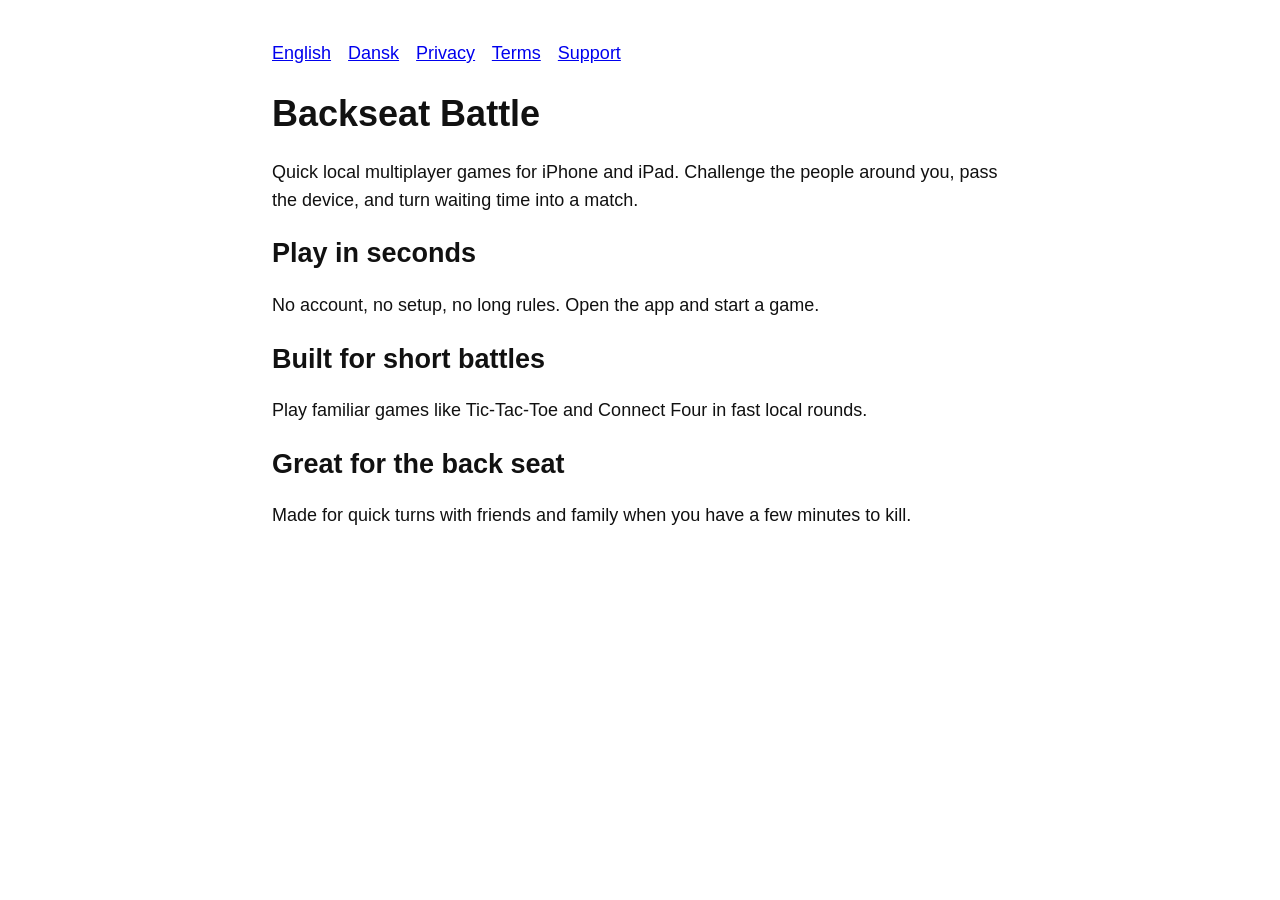
<file: index.html>
<!doctype html>
<html lang="en">
  <head>
    <meta charset="UTF-8" />
    <meta name="viewport" content="width=device-width, initial-scale=1.0" />
    <title>Backseat Battle</title>
    <meta
      name="description"
      content="Backseat Battle is a local multiplayer party game for iPhone and iPad."
    />
    <link rel="stylesheet" href="assets/styles.css" />
  </head>
  <body>
    <nav aria-label="Navigation">
      <a href="./">English</a>
      <a href="da/">Dansk</a>
      <a href="en/privacy/">Privacy</a>
      <a href="en/terms/">Terms</a>
      <a href="en/support/">Support</a>
    </nav>

    <h1>Backseat Battle</h1>
    <p>
      Quick local multiplayer games for iPhone and iPad. Challenge the people
      around you, pass the device, and turn waiting time into a match.
    </p>

    <h2>Play in seconds</h2>
    <p>No account, no setup, no long rules. Open the app and start a game.</p>

    <h2>Built for short battles</h2>
    <p>
      Play familiar games like Tic-Tac-Toe and Connect Four in fast local
      rounds.
    </p>

    <h2>Great for the back seat</h2>
    <p>
      Made for quick turns with friends and family when you have a few minutes
      to kill.
    </p>
  </body>
</html>
</file>
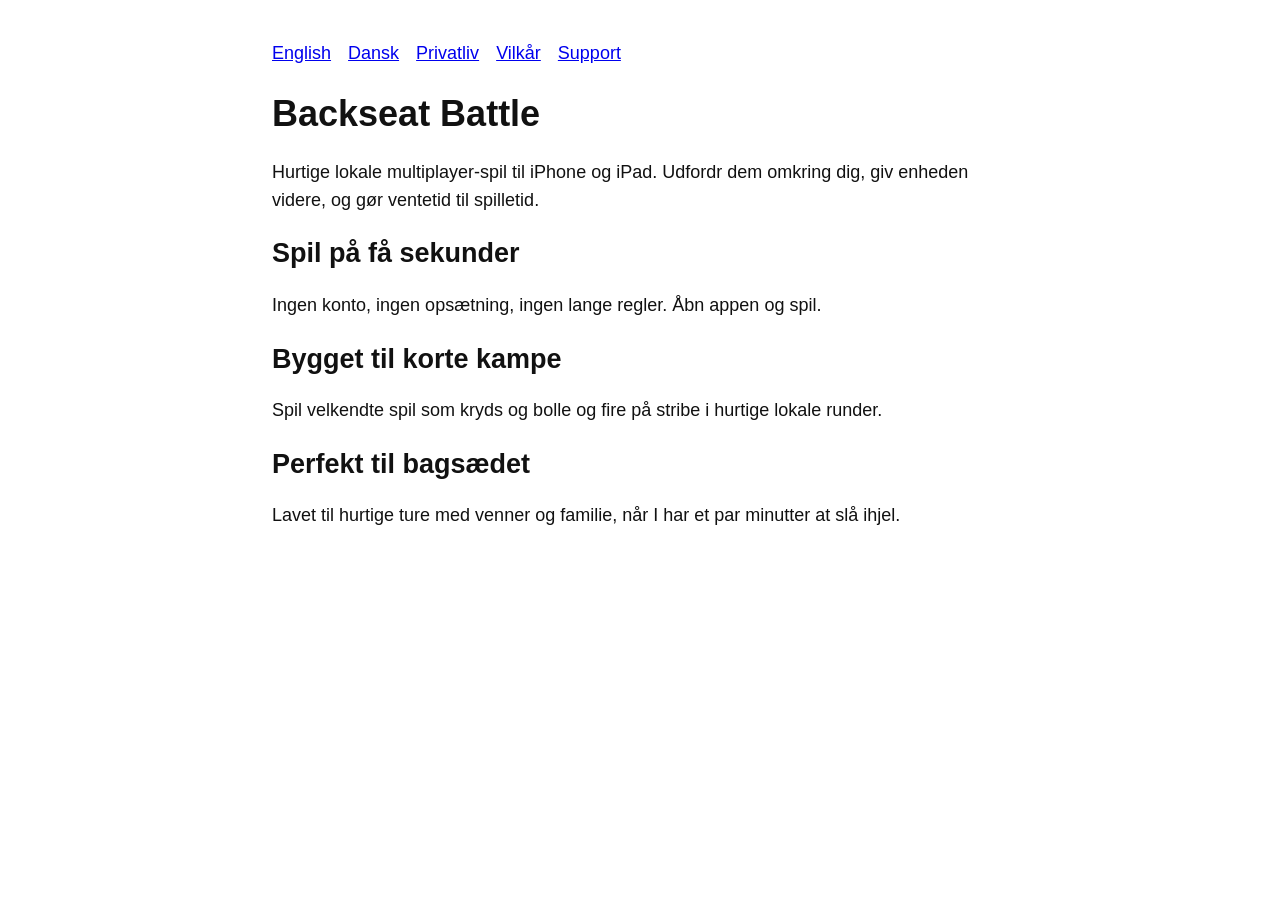
<file: da/index.html>
<!doctype html>
<html lang="da">
  <head>
    <meta charset="UTF-8" />
    <meta name="viewport" content="width=device-width, initial-scale=1.0" />
    <title>Backseat Battle</title>
    <meta
      name="description"
      content="Backseat Battle er et lokalt multiplayer-spil til iPhone og iPad."
    />
    <link rel="stylesheet" href="../assets/styles.css" />
  </head>
  <body>
    <nav aria-label="Navigation">
      <a href="../en/">English</a>
      <a href="./">Dansk</a>
      <a href="privacy/">Privatliv</a>
      <a href="terms/">Vilkår</a>
      <a href="support/">Support</a>
    </nav>

    <h1>Backseat Battle</h1>
    <p>
      Hurtige lokale multiplayer-spil til iPhone og iPad. Udfordr dem omkring
      dig, giv enheden videre, og gør ventetid til spilletid.
    </p>

    <h2>Spil på få sekunder</h2>
    <p>Ingen konto, ingen opsætning, ingen lange regler. Åbn appen og spil.</p>

    <h2>Bygget til korte kampe</h2>
    <p>
      Spil velkendte spil som kryds og bolle og fire på stribe i hurtige lokale
      runder.
    </p>

    <h2>Perfekt til bagsædet</h2>
    <p>
      Lavet til hurtige ture med venner og familie, når I har et par minutter at
      slå ihjel.
    </p>
  </body>
</html>
</file>
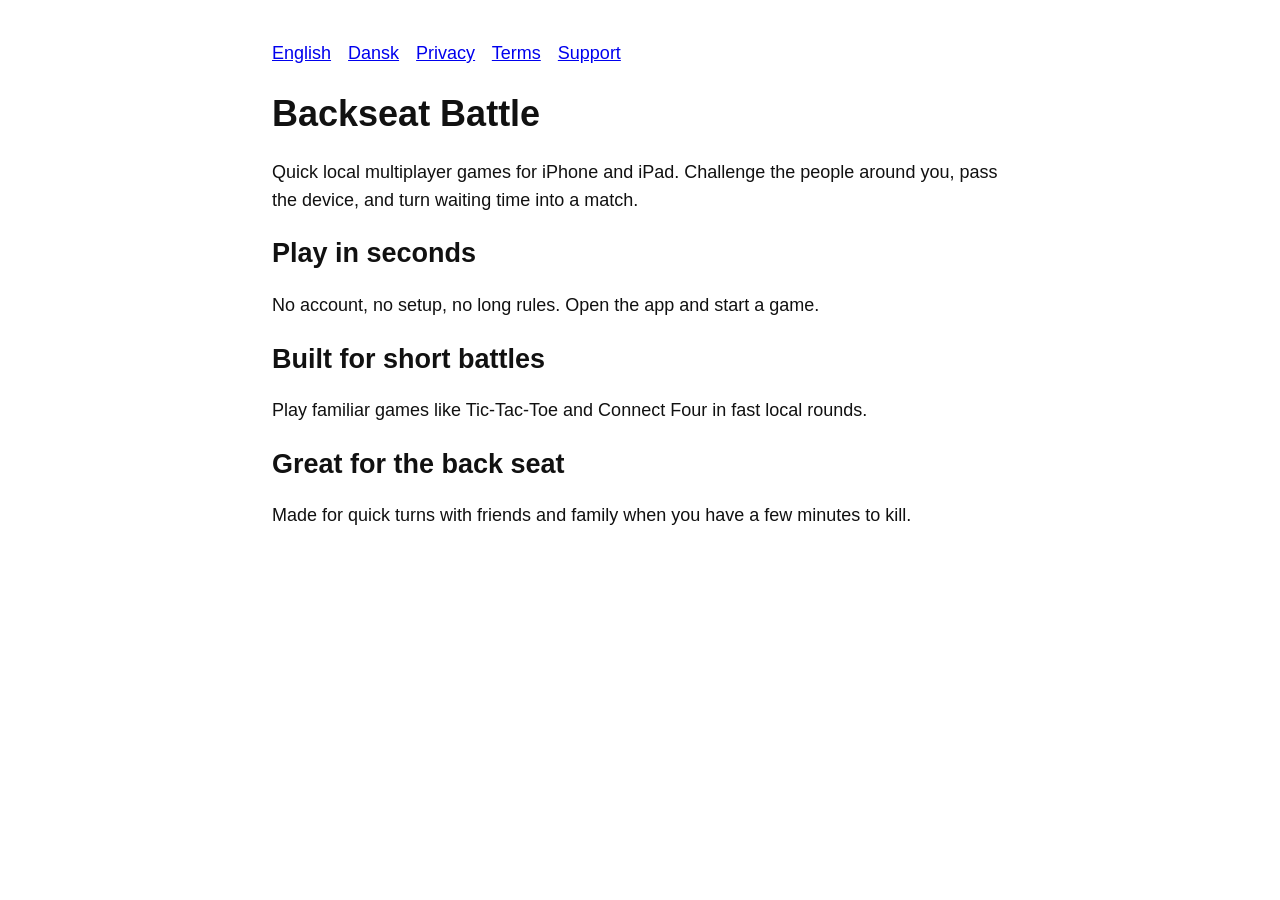
<file: en/index.html>
<!doctype html>
<html lang="en">
  <head>
    <meta charset="UTF-8" />
    <meta name="viewport" content="width=device-width, initial-scale=1.0" />
    <title>Backseat Battle</title>
    <meta
      name="description"
      content="Backseat Battle is a local multiplayer party game for iPhone and iPad."
    />
    <link rel="stylesheet" href="../assets/styles.css" />
  </head>
  <body>
    <nav aria-label="Navigation">
      <a href="./">English</a>
      <a href="../da/">Dansk</a>
      <a href="privacy/">Privacy</a>
      <a href="terms/">Terms</a>
      <a href="support/">Support</a>
    </nav>

    <h1>Backseat Battle</h1>
    <p>
      Quick local multiplayer games for iPhone and iPad. Challenge the people
      around you, pass the device, and turn waiting time into a match.
    </p>

    <h2>Play in seconds</h2>
    <p>No account, no setup, no long rules. Open the app and start a game.</p>

    <h2>Built for short battles</h2>
    <p>
      Play familiar games like Tic-Tac-Toe and Connect Four in fast local
      rounds.
    </p>

    <h2>Great for the back seat</h2>
    <p>
      Made for quick turns with friends and family when you have a few minutes
      to kill.
    </p>
  </body>
</html>
</file>
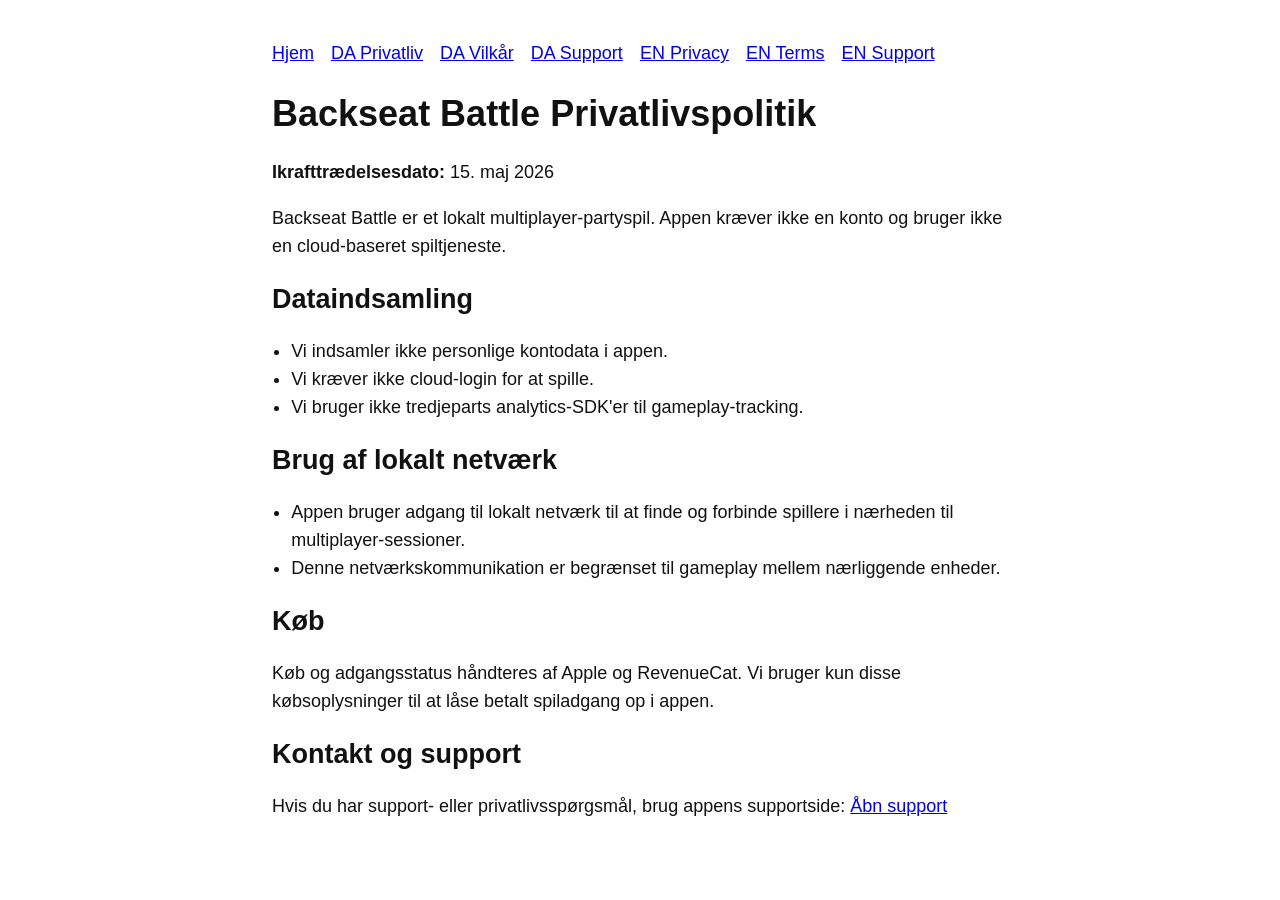
<file: da/privacy/index.html>
<!doctype html>
<html lang="da">
  <head>
    <meta charset="UTF-8" />
    <meta name="viewport" content="width=device-width, initial-scale=1.0" />
    <title>Backseat Battle Privatlivspolitik (DA)</title>
    <meta
      name="description"
      content="Privatlivspolitik for Backseat Battle (dansk)."
    />
    <link rel="stylesheet" href="../../assets/styles.css" />
  </head>
  <body>
    <nav aria-label="Navigation">
      <a href="../">Hjem</a>
      <a href="./">DA Privatliv</a>
      <a href="../terms/">DA Vilkår</a>
      <a href="../support/">DA Support</a>
      <a href="../../en/privacy/">EN Privacy</a>
      <a href="../../en/terms/">EN Terms</a>
      <a href="../../en/support/">EN Support</a>
    </nav>

    <h1>Backseat Battle Privatlivspolitik</h1>
    <p><strong>Ikrafttrædelsesdato:</strong> 15. maj 2026</p>
    <p>
      Backseat Battle er et lokalt multiplayer-partyspil. Appen kræver ikke en
      konto og bruger ikke en cloud-baseret spiltjeneste.
    </p>

    <h2>Dataindsamling</h2>
    <ul>
      <li>Vi indsamler ikke personlige kontodata i appen.</li>
      <li>Vi kræver ikke cloud-login for at spille.</li>
      <li>Vi bruger ikke tredjeparts analytics-SDK'er til gameplay-tracking.</li>
    </ul>

    <h2>Brug af lokalt netværk</h2>
    <ul>
      <li>
        Appen bruger adgang til lokalt netværk til at finde og forbinde
        spillere i nærheden til multiplayer-sessioner.
      </li>
      <li>
        Denne netværkskommunikation er begrænset til gameplay mellem
        nærliggende enheder.
      </li>
    </ul>

    <h2>Køb</h2>
    <p>
      Køb og adgangsstatus håndteres af Apple og RevenueCat. Vi bruger kun
      disse købsoplysninger til at låse betalt spiladgang op i appen.
    </p>

    <h2>Kontakt og support</h2>
    <p>
      Hvis du har support- eller privatlivsspørgsmål, brug appens supportside:
      <a href="../support/">Åbn support</a>
    </p>
  </body>
</html>
</file>
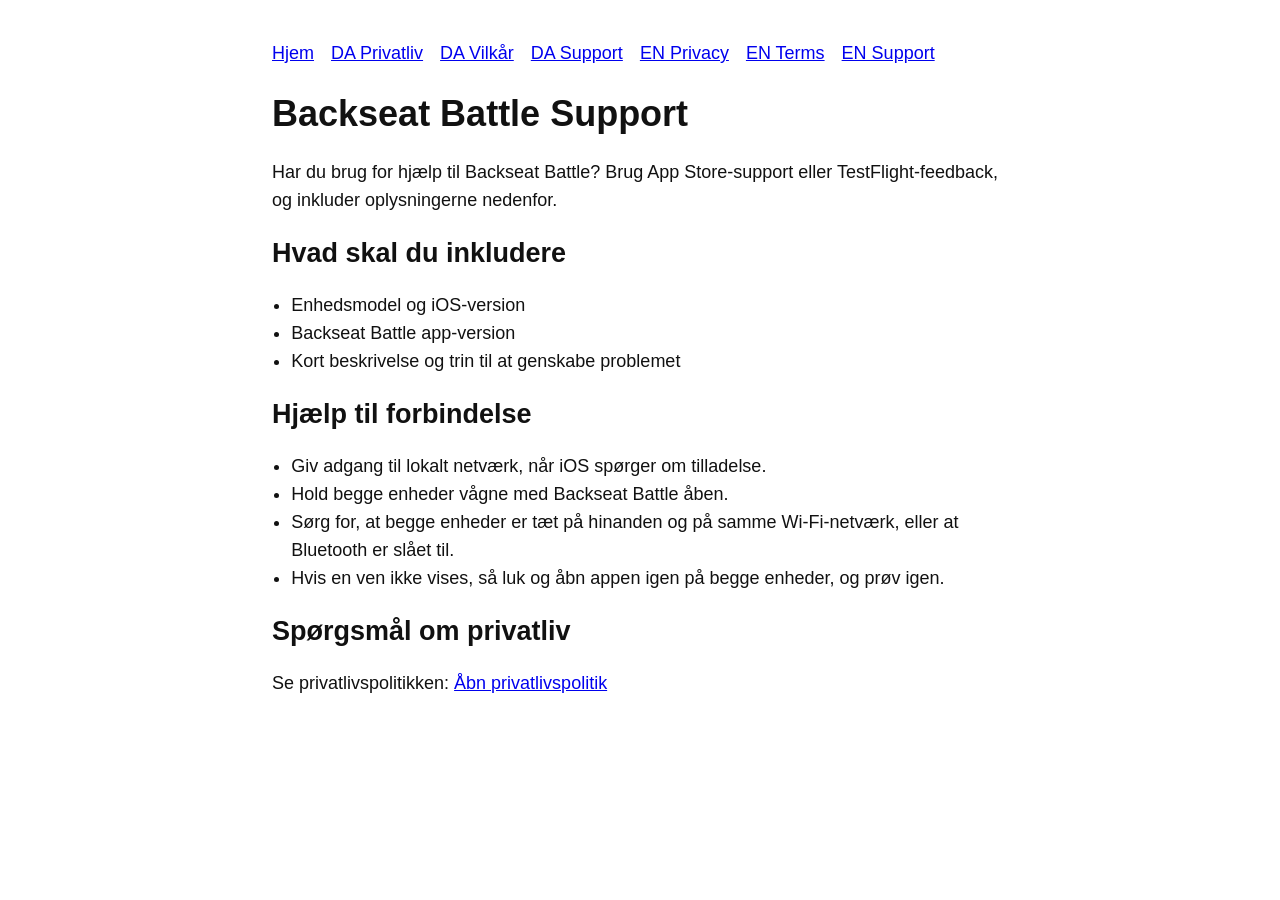
<file: da/support/index.html>
<!doctype html>
<html lang="da">
  <head>
    <meta charset="UTF-8" />
    <meta name="viewport" content="width=device-width, initial-scale=1.0" />
    <title>Backseat Battle Support (DA)</title>
    <meta
      name="description"
      content="Supportside for Backseat Battle (dansk)."
    />
    <link rel="stylesheet" href="../../assets/styles.css" />
  </head>
  <body>
    <nav aria-label="Navigation">
      <a href="../">Hjem</a>
      <a href="../privacy/">DA Privatliv</a>
      <a href="../terms/">DA Vilkår</a>
      <a href="./">DA Support</a>
      <a href="../../en/privacy/">EN Privacy</a>
      <a href="../../en/terms/">EN Terms</a>
      <a href="../../en/support/">EN Support</a>
    </nav>

    <h1>Backseat Battle Support</h1>
    <p>
      Har du brug for hjælp til Backseat Battle? Brug App Store-support eller
      TestFlight-feedback, og inkluder oplysningerne nedenfor.
    </p>

    <h2>Hvad skal du inkludere</h2>
    <ul>
      <li>Enhedsmodel og iOS-version</li>
      <li>Backseat Battle app-version</li>
      <li>Kort beskrivelse og trin til at genskabe problemet</li>
    </ul>

    <h2>Hjælp til forbindelse</h2>
    <ul>
      <li>Giv adgang til lokalt netværk, når iOS spørger om tilladelse.</li>
      <li>Hold begge enheder vågne med Backseat Battle åben.</li>
      <li>Sørg for, at begge enheder er tæt på hinanden og på samme Wi-Fi-netværk, eller at Bluetooth er slået til.</li>
      <li>Hvis en ven ikke vises, så luk og åbn appen igen på begge enheder, og prøv igen.</li>
    </ul>

    <h2>Spørgsmål om privatliv</h2>
    <p>
      Se privatlivspolitikken:
      <a href="../privacy/">Åbn privatlivspolitik</a>
    </p>
  </body>
</html>
</file>
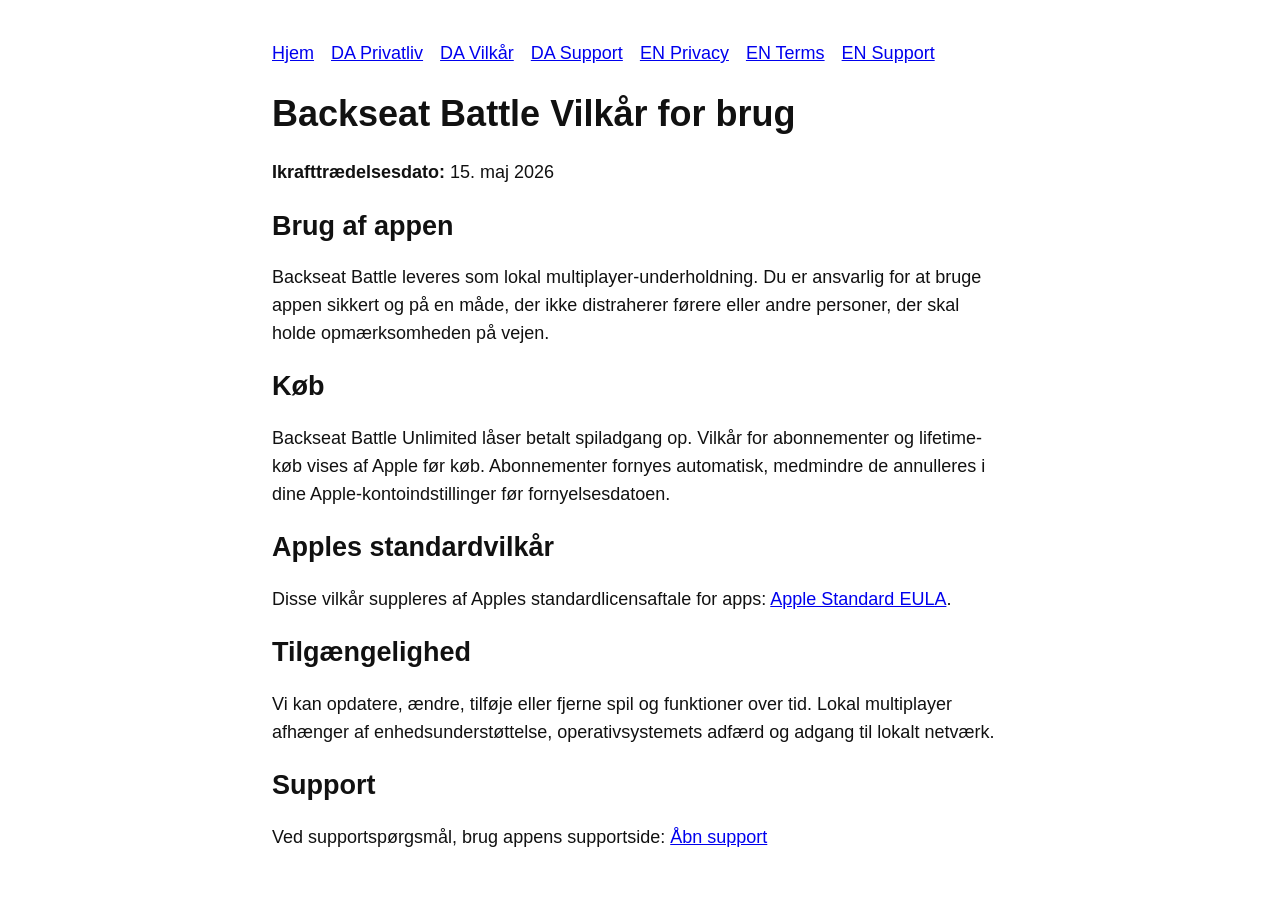
<file: da/terms/index.html>
<!doctype html>
<html lang="da">
  <head>
    <meta charset="UTF-8" />
    <meta name="viewport" content="width=device-width, initial-scale=1.0" />
    <title>Backseat Battle Vilkår for brug (DA)</title>
    <meta
      name="description"
      content="Vilkår for brug af Backseat Battle (dansk)."
    />
    <link rel="stylesheet" href="../../assets/styles.css" />
  </head>
  <body>
    <nav aria-label="Navigation">
      <a href="../">Hjem</a>
      <a href="../privacy/">DA Privatliv</a>
      <a href="./">DA Vilkår</a>
      <a href="../support/">DA Support</a>
      <a href="../../en/privacy/">EN Privacy</a>
      <a href="../../en/terms/">EN Terms</a>
      <a href="../../en/support/">EN Support</a>
    </nav>

    <h1>Backseat Battle Vilkår for brug</h1>
    <p><strong>Ikrafttrædelsesdato:</strong> 15. maj 2026</p>

    <h2>Brug af appen</h2>
    <p>
      Backseat Battle leveres som lokal multiplayer-underholdning. Du er
      ansvarlig for at bruge appen sikkert og på en måde, der ikke distraherer
      førere eller andre personer, der skal holde opmærksomheden på vejen.
    </p>

    <h2>Køb</h2>
    <p>
      Backseat Battle Unlimited låser betalt spiladgang op. Vilkår for
      abonnementer og lifetime-køb vises af Apple før køb. Abonnementer fornyes
      automatisk, medmindre de annulleres i dine Apple-kontoindstillinger før
      fornyelsesdatoen.
    </p>

    <h2>Apples standardvilkår</h2>
    <p>
      Disse vilkår suppleres af Apples standardlicensaftale for apps:
      <a href="https://www.apple.com/legal/internet-services/itunes/dev/stdeula/"
        >Apple Standard EULA</a
      >.
    </p>

    <h2>Tilgængelighed</h2>
    <p>
      Vi kan opdatere, ændre, tilføje eller fjerne spil og funktioner over tid.
      Lokal multiplayer afhænger af enhedsunderstøttelse, operativsystemets
      adfærd og adgang til lokalt netværk.
    </p>

    <h2>Support</h2>
    <p>
      Ved supportspørgsmål, brug appens supportside:
      <a href="../support/">Åbn support</a>
    </p>
  </body>
</html>
</file>
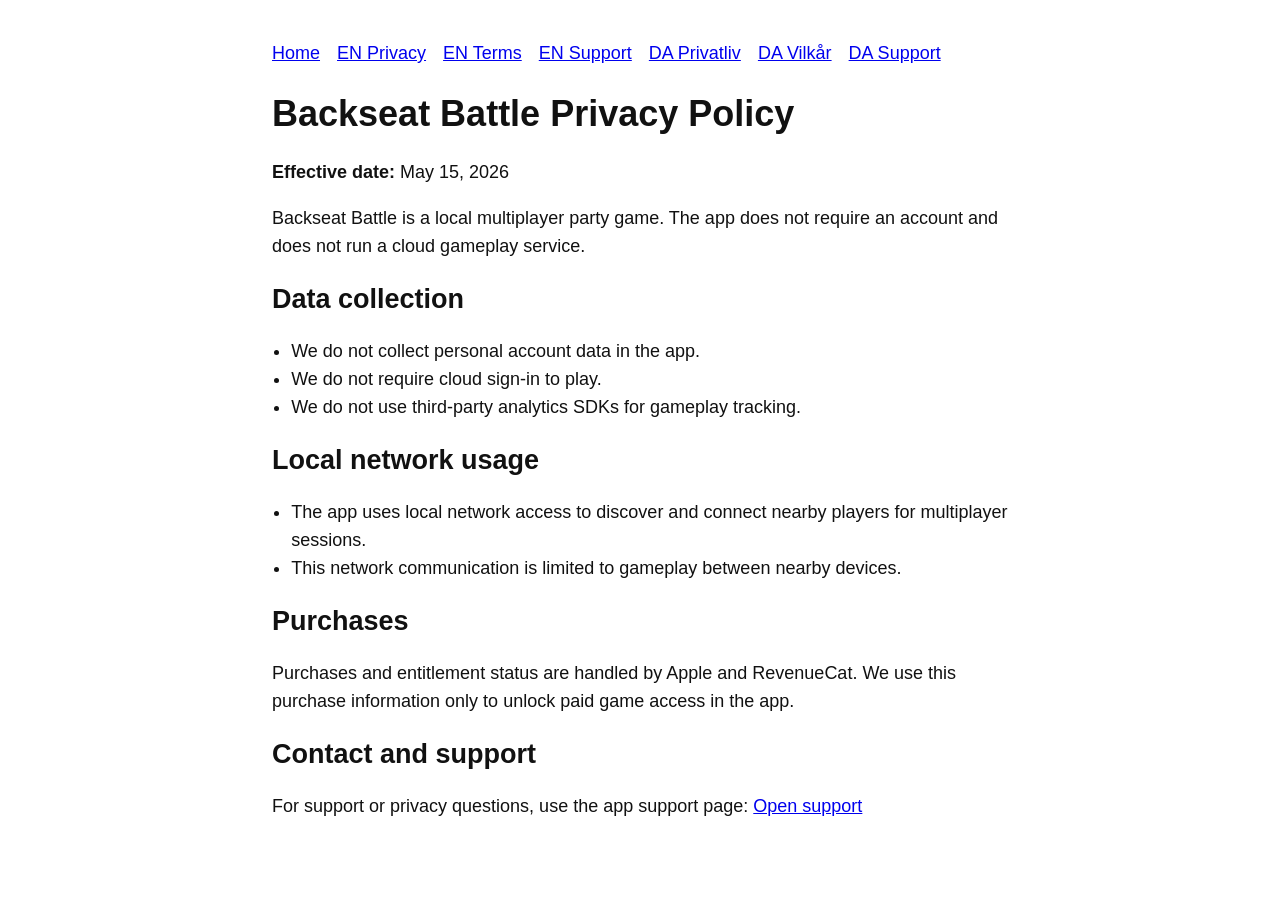
<file: en/privacy/index.html>
<!doctype html>
<html lang="en">
  <head>
    <meta charset="UTF-8" />
    <meta name="viewport" content="width=device-width, initial-scale=1.0" />
    <title>Backseat Battle Privacy Policy (EN)</title>
    <meta
      name="description"
      content="Privacy Policy for Backseat Battle (English)."
    />
    <link rel="stylesheet" href="../../assets/styles.css" />
  </head>
  <body>
    <nav aria-label="Navigation">
      <a href="../">Home</a>
      <a href="./">EN Privacy</a>
      <a href="../terms/">EN Terms</a>
      <a href="../support/">EN Support</a>
      <a href="../../da/privacy/">DA Privatliv</a>
      <a href="../../da/terms/">DA Vilkår</a>
      <a href="../../da/support/">DA Support</a>
    </nav>

    <h1>Backseat Battle Privacy Policy</h1>
    <p><strong>Effective date:</strong> May 15, 2026</p>
    <p>
      Backseat Battle is a local multiplayer party game. The app does not
      require an account and does not run a cloud gameplay service.
    </p>

    <h2>Data collection</h2>
    <ul>
      <li>We do not collect personal account data in the app.</li>
      <li>We do not require cloud sign-in to play.</li>
      <li>We do not use third-party analytics SDKs for gameplay tracking.</li>
    </ul>

    <h2>Local network usage</h2>
    <ul>
      <li>
        The app uses local network access to discover and connect nearby players
        for multiplayer sessions.
      </li>
      <li>
        This network communication is limited to gameplay between nearby devices.
      </li>
    </ul>

    <h2>Purchases</h2>
    <p>
      Purchases and entitlement status are handled by Apple and RevenueCat. We
      use this purchase information only to unlock paid game access in the app.
    </p>

    <h2>Contact and support</h2>
    <p>
      For support or privacy questions, use the app support page:
      <a href="../support/">Open support</a>
    </p>
  </body>
</html>
</file>
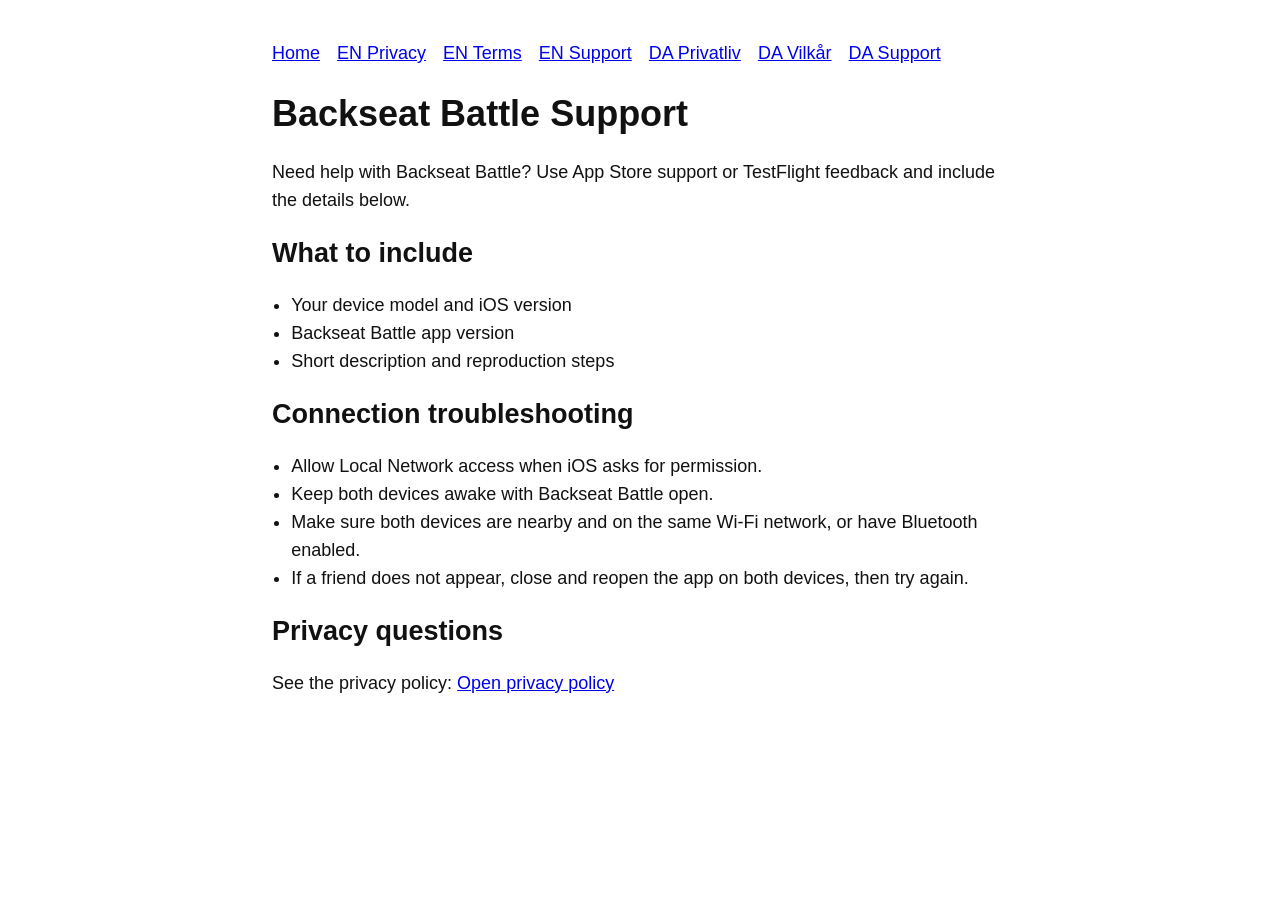
<file: en/support/index.html>
<!doctype html>
<html lang="en">
  <head>
    <meta charset="UTF-8" />
    <meta name="viewport" content="width=device-width, initial-scale=1.0" />
    <title>Backseat Battle Support (EN)</title>
    <meta
      name="description"
      content="Support page for Backseat Battle (English)."
    />
    <link rel="stylesheet" href="../../assets/styles.css" />
  </head>
  <body>
    <nav aria-label="Navigation">
      <a href="../">Home</a>
      <a href="../privacy/">EN Privacy</a>
      <a href="../terms/">EN Terms</a>
      <a href="./">EN Support</a>
      <a href="../../da/privacy/">DA Privatliv</a>
      <a href="../../da/terms/">DA Vilkår</a>
      <a href="../../da/support/">DA Support</a>
    </nav>

    <h1>Backseat Battle Support</h1>
    <p>
      Need help with Backseat Battle? Use App Store support or TestFlight
      feedback and include the details below.
    </p>

    <h2>What to include</h2>
    <ul>
      <li>Your device model and iOS version</li>
      <li>Backseat Battle app version</li>
      <li>Short description and reproduction steps</li>
    </ul>

    <h2>Connection troubleshooting</h2>
    <ul>
      <li>Allow Local Network access when iOS asks for permission.</li>
      <li>Keep both devices awake with Backseat Battle open.</li>
      <li>Make sure both devices are nearby and on the same Wi-Fi network, or have Bluetooth enabled.</li>
      <li>If a friend does not appear, close and reopen the app on both devices, then try again.</li>
    </ul>

    <h2>Privacy questions</h2>
    <p>
      See the privacy policy:
      <a href="../privacy/">Open privacy policy</a>
    </p>
  </body>
</html>
</file>
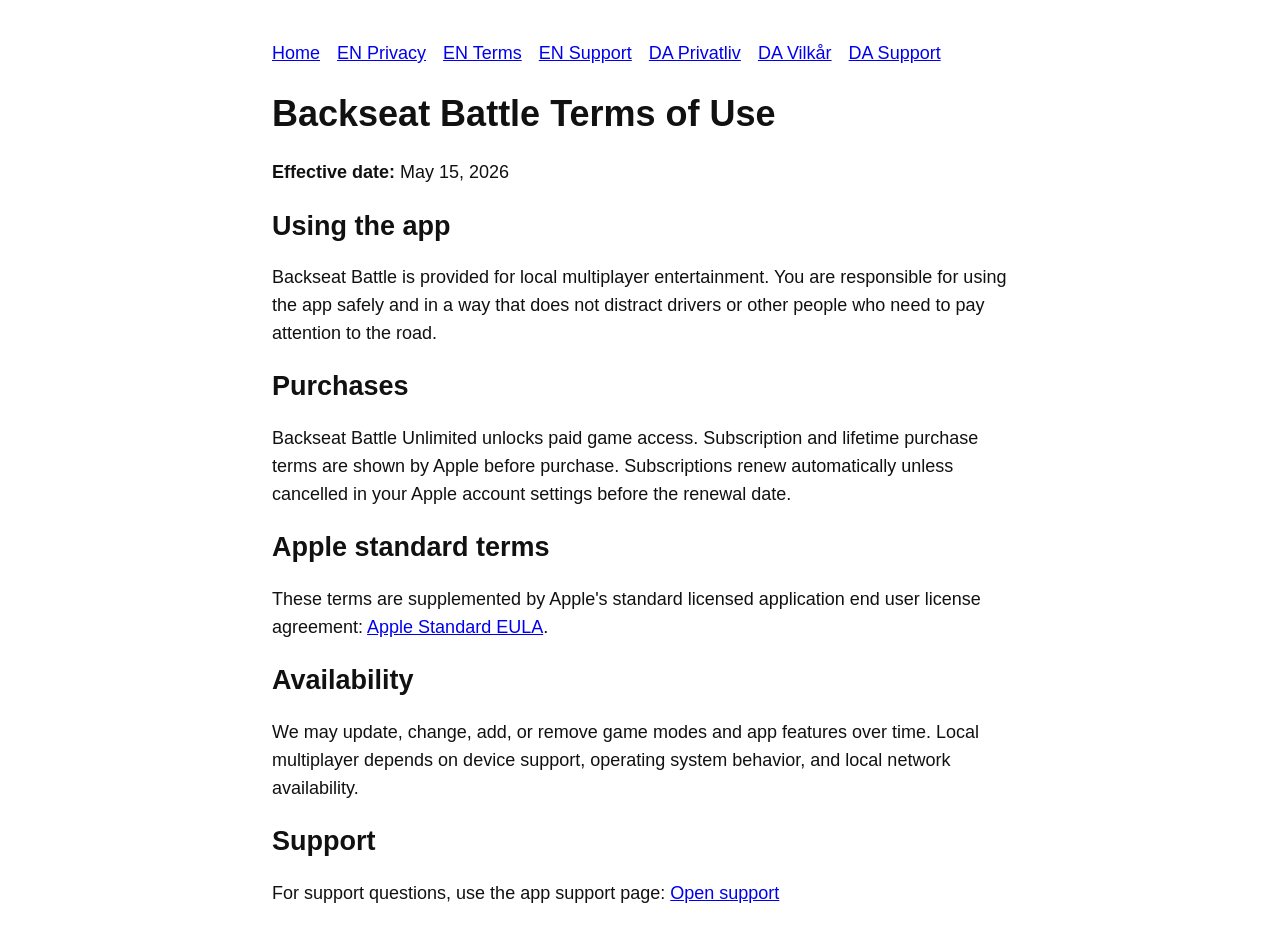
<file: en/terms/index.html>
<!doctype html>
<html lang="en">
  <head>
    <meta charset="UTF-8" />
    <meta name="viewport" content="width=device-width, initial-scale=1.0" />
    <title>Backseat Battle Terms of Use (EN)</title>
    <meta
      name="description"
      content="Terms of Use for Backseat Battle (English)."
    />
    <link rel="stylesheet" href="../../assets/styles.css" />
  </head>
  <body>
    <nav aria-label="Navigation">
      <a href="../">Home</a>
      <a href="../privacy/">EN Privacy</a>
      <a href="./">EN Terms</a>
      <a href="../support/">EN Support</a>
      <a href="../../da/privacy/">DA Privatliv</a>
      <a href="../../da/terms/">DA Vilkår</a>
      <a href="../../da/support/">DA Support</a>
    </nav>

    <h1>Backseat Battle Terms of Use</h1>
    <p><strong>Effective date:</strong> May 15, 2026</p>

    <h2>Using the app</h2>
    <p>
      Backseat Battle is provided for local multiplayer entertainment. You are
      responsible for using the app safely and in a way that does not distract
      drivers or other people who need to pay attention to the road.
    </p>

    <h2>Purchases</h2>
    <p>
      Backseat Battle Unlimited unlocks paid game access. Subscription and
      lifetime purchase terms are shown by Apple before purchase. Subscriptions
      renew automatically unless cancelled in your Apple account settings before
      the renewal date.
    </p>

    <h2>Apple standard terms</h2>
    <p>
      These terms are supplemented by Apple's standard licensed application end
      user license agreement:
      <a href="https://www.apple.com/legal/internet-services/itunes/dev/stdeula/"
        >Apple Standard EULA</a
      >.
    </p>

    <h2>Availability</h2>
    <p>
      We may update, change, add, or remove game modes and app features over
      time. Local multiplayer depends on device support, operating system
      behavior, and local network availability.
    </p>

    <h2>Support</h2>
    <p>
      For support questions, use the app support page:
      <a href="../support/">Open support</a>
    </p>
  </body>
</html>
</file>
<file: assets/styles.css>
* {
  box-sizing: border-box;
}

html,
body {
  margin: 0;
  padding: 0;
}

body {
  max-width: 42em;
  margin: 40px auto;
  padding: 0 10px;
  font: 18px/1.55 -apple-system, BlinkMacSystemFont, "Segoe UI", Roboto, Helvetica, Arial, sans-serif;
  color: #111;
  background: #fff;
}

h1,
h2 {
  line-height: 1.2;
}

nav {
  margin: 0 0 1rem;
}

nav a {
  margin-right: 0.75rem;
}

ul {
  padding-left: 1.2rem;
}

small {
  color: #444;
}
</file>
